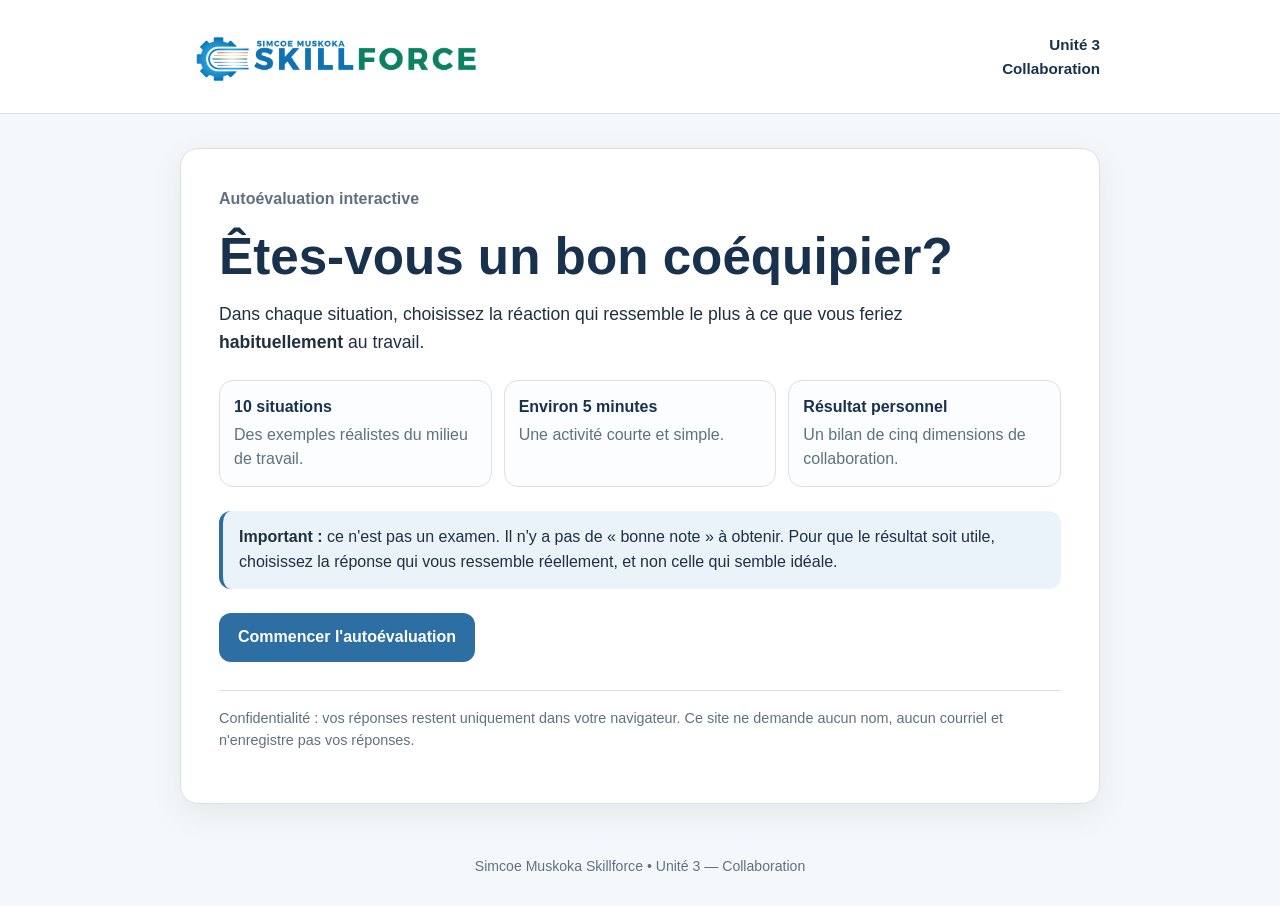
<file: index.html>
<!doctype html>
<html lang="fr-CA">
<head>
  <meta charset="utf-8">
  <meta name="viewport" content="width=device-width, initial-scale=1">
  <meta name="description" content="Autoévaluation interactive sur la collaboration et le travail d'équipe - Unité 3.">
  <title>Êtes-vous un bon coéquipier? | Unité 3 - Collaboration</title>
  <link rel="stylesheet" href="styles.css">
</head>
<body>
  <header>
    <div class="shell brand">
      <img src="Skillforce%20logo%20form.png" alt="Logo Simcoe Muskoka Skillforce">
      <div class="unit-label">Unité 3<br>Collaboration</div>
    </div>
  </header>

  <main class="shell">
    <section id="intro-view" class="card">
      <p class="quiet"><strong>Autoévaluation interactive</strong></p>
      <h1>Êtes-vous un bon coéquipier?</h1>
      <p class="lead">Dans chaque situation, choisissez la réaction qui ressemble le plus à ce que vous feriez <strong>habituellement</strong> au travail.</p>

      <div class="intro-grid" aria-label="Aperçu de l'activité">
        <div class="mini"><strong>10 situations</strong><span class="quiet">Des exemples réalistes du milieu de travail.</span></div>
        <div class="mini"><strong>Environ 5 minutes</strong><span class="quiet">Une activité courte et simple.</span></div>
        <div class="mini"><strong>Résultat personnel</strong><span class="quiet">Un bilan de cinq dimensions de collaboration.</span></div>
      </div>

      <div class="notice">
        <strong>Important :</strong> ce n'est pas un examen. Il n'y a pas de « bonne note » à obtenir. Pour que le résultat soit utile, choisissez la réponse qui vous ressemble réellement, et non celle qui semble idéale.
      </div>

      <button id="start-btn" type="button" class="primary">Commencer l'autoévaluation</button>
      <p class="privacy">Confidentialité : vos réponses restent uniquement dans votre navigateur. Ce site ne demande aucun nom, aucun courriel et n'enregistre pas vos réponses.</p>
    </section>

    <section id="quiz-view" class="card hidden" aria-live="polite">
      <div class="progress-wrap">
        <div class="progress-meta">
          <span id="progress-label">Situation 1 sur 10</span>
          <span id="progress-percent">10 %</span>
        </div>
        <div class="progress-track" aria-hidden="true"><div id="progress-bar" class="progress-bar"></div></div>
      </div>

      <div id="dimension-pill" class="dimension-pill"></div>
      <div id="scenario" class="scenario"></div>
      <p class="quiet">Que feriez-vous le plus probablement?</p>
      <div id="answers" class="answer-list" role="radiogroup" aria-label="Choix de réponse"></div>
      <div id="reflection" class="reflection hidden"></div>

      <div class="actions">
        <button id="back-btn" type="button" class="secondary">Précédent</button>
        <button id="next-btn" type="button" class="primary" disabled>Continuer</button>
      </div>
    </section>

    <section id="results-view" class="card hidden" aria-live="polite">
      <p class="quiet"><strong>Votre bilan de collaboration</strong></p>
      <h2 id="result-title"></h2>
      <div class="score-row"><div id="score" class="big-score">0</div><div class="out-of">sur 20</div></div>
      <div id="result-summary" class="result-summary"></div>

      <h3>Vos cinq dimensions</h3>
      <p class="quiet">Chaque dimension est notée sur 4. Le but est de repérer vos forces et une habitude que vous pourriez développer.</p>
      <div id="dimension-results" class="dimension-results"></div>

      <div class="two-col">
        <div class="result-box">
          <h3>Une force à conserver</h3>
          <p id="strength"></p>
        </div>
        <div class="result-box">
          <h3>Votre prochain petit défi</h3>
          <p id="challenge"></p>
        </div>
      </div>

      <div class="notice" style="margin-top:22px">
        <strong>Question de réflexion :</strong><br>
        Quel comportement pourriez-vous pratiquer dès votre prochaine activité d'équipe pour devenir un meilleur coéquipier?
      </div>

      <div class="actions result-actions">
        <button id="restart-btn" type="button" class="secondary">Recommencer</button>
        <button id="print-btn" type="button" class="primary">Imprimer ou enregistrer mon bilan</button>
      </div>
      <p class="privacy">Ce résultat est une autoévaluation à des fins d'apprentissage. Il ne constitue pas une évaluation professionnelle ou psychométrique.</p>
    </section>
  </main>

  <footer>Simcoe Muskoka Skillforce • Unité 3 — Collaboration</footer>

  <script src="quiz.js"></script>
</body>
</html>
</file>
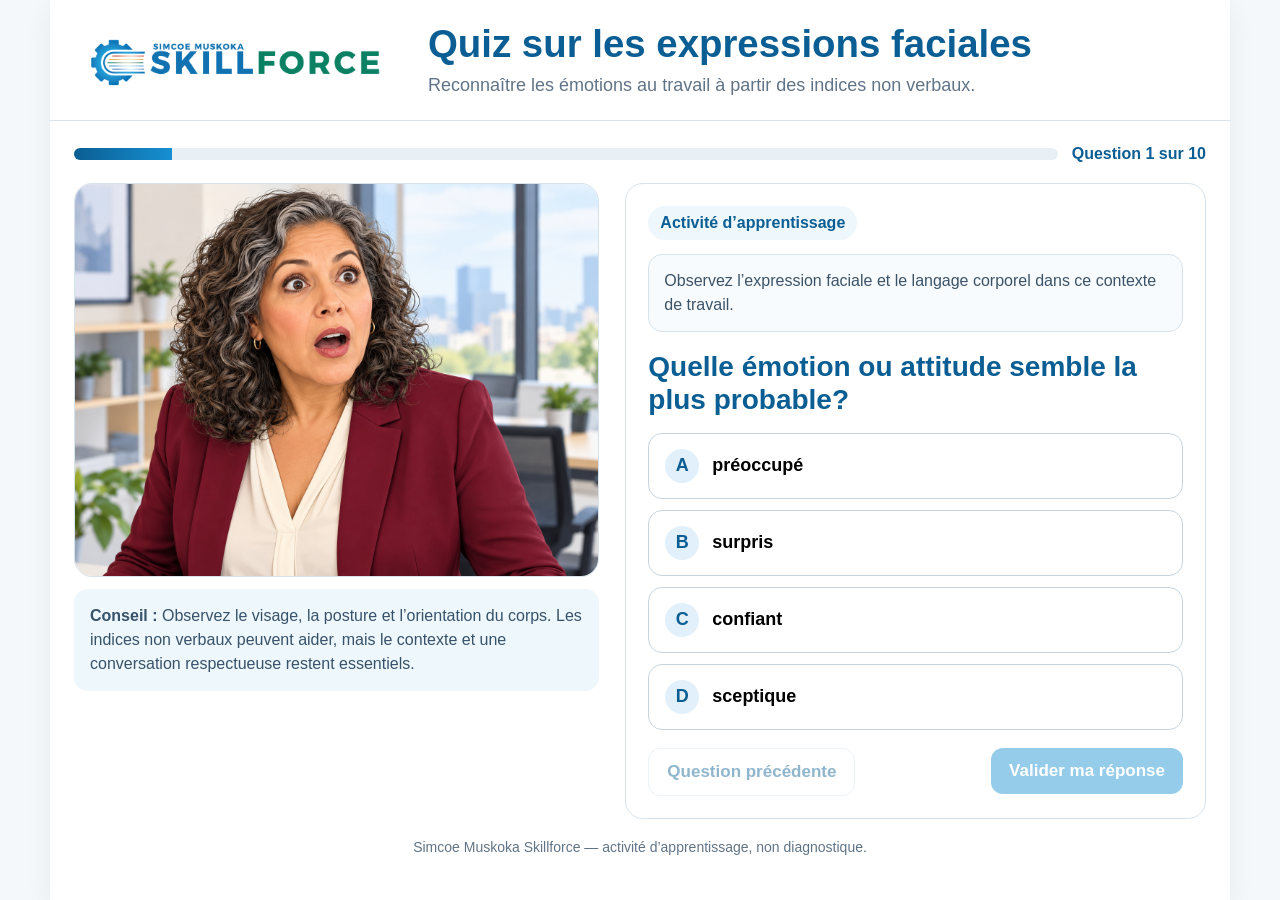
<file: unit2-emotions/index.html>
<!doctype html>
<html lang="fr-CA">
<head>
<meta charset="utf-8">
<meta name="viewport" content="width=device-width,initial-scale=1">
<title>Simcoe Muskoka Skillforce — Quiz sur les expressions faciales</title>
<style>
:root{--b:#168fd1;--bd:#0b5e93;--ink:#1d2e3a;--muted:#607487;--line:#d7e3eb;--soft:#eef7fc;--ok:#edf8ef;--bad:#fff2f1}
*{box-sizing:border-box}body{margin:0;background:#f4f8fb;color:var(--ink);font-family:Arial,Helvetica,sans-serif}
.shell{max-width:1180px;margin:auto;background:#fff;min-height:100vh;box-shadow:0 8px 26px rgba(0,0,0,.06)}
header{display:flex;gap:24px;align-items:center;padding:20px 24px;border-bottom:1px solid var(--line)}
.logo{width:330px;max-width:38vw;height:auto;object-fit:contain}
h1{margin:0;color:var(--bd);font-size:clamp(28px,3vw,42px)}
header p{margin:6px 0 0;color:var(--muted);font-size:18px;line-height:1.45}
main{padding:24px}.pr{display:flex;gap:14px;align-items:center;margin-bottom:20px}
.bar{height:12px;background:#e8f0f5;border-radius:99px;overflow:hidden;flex:1}
.fill{height:100%;background:linear-gradient(90deg,var(--bd),var(--b));width:10%;transition:.2s}
.count{font-weight:700;color:var(--bd);white-space:nowrap}
.grid{display:grid;grid-template-columns:minmax(320px,.95fr) minmax(380px,1.05fr);gap:26px;align-items:start}
.pic{border:1px solid var(--line);border-radius:18px;overflow:hidden;background:#eef2f5}
.pic img{display:block;width:100%;aspect-ratio:4/3;object-fit:cover}
.tip{margin-top:12px;background:var(--soft);border-radius:14px;padding:15px 16px;line-height:1.5;color:#375269}
.card{border:1px solid var(--line);border-radius:18px;padding:22px}
.tag{display:inline-block;background:var(--soft);color:var(--bd);font-weight:700;padding:8px 12px;border-radius:999px;margin-bottom:14px}
.scenario{background:#f7fbfe;border:1px solid var(--line);border-radius:14px;padding:14px 15px;color:#3c5367;line-height:1.5}
.question{font-size:28px;line-height:1.2;color:var(--bd);margin:18px 0 16px}
.options{display:grid;gap:11px}.option{width:100%;text-align:left;border:1px solid #c8d5df;background:#fff;border-radius:14px;padding:15px 16px;display:flex;gap:13px;align-items:center;font-size:18px;cursor:pointer}
.option:hover{border-color:var(--b)}.option.selected{border:2px solid var(--b);background:#f4fbff}.option:disabled{cursor:default;opacity:.94}
.bullet{width:34px;height:34px;border-radius:50%;display:grid;place-items:center;background:#e1f0fb;color:var(--bd);font-weight:700;flex:0 0 34px}
.feedback{display:none;margin-top:18px;padding:16px;border-radius:14px;line-height:1.55}.feedback.good{display:block;background:var(--ok);border:1px solid #b7dec0}.feedback.bad{display:block;background:var(--bad);border:1px solid #edc3bf}
.actions{display:flex;justify-content:space-between;gap:12px;margin-top:18px;flex-wrap:wrap}
button{border:none;border-radius:12px;padding:13px 18px;font-size:17px;font-weight:700;cursor:pointer}
button.primary{background:var(--b);color:#fff}button.secondary{background:#fff;color:var(--bd);border:1px solid var(--line)}button:disabled{opacity:.45;cursor:not-allowed}
.results{display:none;border:1px solid var(--line);border-radius:18px;padding:34px}.results h2{margin-top:0;color:var(--bd);font-size:34px}.score{font-size:56px;font-weight:800;color:var(--b)}
.footer{margin-top:20px;text-align:center;color:var(--muted);font-size:14px}
@media(max-width:900px){header{flex-direction:column;align-items:flex-start}.logo{width:270px;max-width:80vw}.grid{grid-template-columns:1fr}.question{font-size:24px}}
</style>
</head>
<body>
<div class="shell">
<header>
<img class="logo" src="../Skillforce%20logo%20form.png" alt="Simcoe Muskoka Skillforce">
<div><h1>Quiz sur les expressions faciales</h1><p>Reconnaître les émotions au travail à partir des indices non verbaux.</p></div>
</header>
<main>
<div class="pr"><div class="bar"><div class="fill" id="fill"></div></div><div class="count" id="count">Question 1 sur 10</div></div>
<section id="quiz" class="grid">
<div><div class="pic"><img id="photo" alt="Expression faciale dans un contexte de travail"></div><div class="tip"><strong>Conseil :</strong> Observez le visage, la posture et l’orientation du corps. Les indices non verbaux peuvent aider, mais le contexte et une conversation respectueuse restent essentiels.</div></div>
<div class="card">
<div class="tag">Activité d’apprentissage</div>
<div class="scenario">Observez l’expression faciale et le langage corporel dans ce contexte de travail.</div>
<h2 class="question">Quelle émotion ou attitude semble la plus probable?</h2>
<div class="options" id="options"></div>
<div class="feedback" id="feedback" aria-live="polite"></div>
<div class="actions"><button class="secondary" id="prev" type="button">Question précédente</button><div><button class="primary" id="check" type="button" disabled>Valider ma réponse</button> <button class="primary" id="next" type="button" style="display:none">Question suivante</button></div></div>
</div>
</section>
<section id="results" class="results">
<h2>Activité terminée</h2><div id="score" class="score"></div><p id="resultText" style="font-size:18px;line-height:1.6"></p>
<div class="tip"><strong>À retenir :</strong> Le but n’est pas de « lire dans les pensées ». Une bonne communication consiste à remarquer les indices, à considérer le contexte et à vérifier notre interprétation plutôt qu’à faire des suppositions.</div>
<p><button class="primary" id="restart" type="button">Recommencer</button></p>
</section>
<div class="footer">Simcoe Muskoka Skillforce — activité d’apprentissage, non diagnostique.</div>
</main>
</div>
<script>
const qs=[
{img:'q1.png',a:['préoccupé','surpris','confiant','sceptique'],c:1,f:'Les yeux grands ouverts, les sourcils relevés et la bouche ouverte sont des indices clairs de surprise.'},
{img:'q2.png',a:['soulagé','sceptique','intéressé','frustré'],c:1,f:'Le sourcil relevé, le regard de côté et la bouche serrée peuvent suggérer du scepticisme ou du doute.'},
{img:'q3.png',a:['frustré','soulagé','surpris','confiant'],c:0,f:'Le front fortement plissé, la tension du visage et la main à la tête sont compatibles avec la frustration.'},
{img:'q4.png',a:['intéressé','mal à l’aise','découragé','sceptique'],c:2,f:'La posture affaissée, le regard vers le bas et la tête appuyée sur la main peuvent indiquer du découragement.'},
{img:'q5.png',a:['confiant','incertain','préoccupé','mal à l’aise'],c:0,f:'La posture droite, le léger sourire et le regard assuré sont compatibles avec une attitude confiante.'},
{img:'q6.png',a:['sceptique','soulagé','incertain','frustré'],c:2,f:'Le geste derrière la tête, les sourcils froncés et l’expression hésitante peuvent suggérer de l’incertitude.'},
{img:'q7.png',a:['mal à l’aise','intéressé','confiant','surpris'],c:0,f:'Le sourire crispé, les épaules resserrées et le regard détourné peuvent indiquer qu’une personne se sent mal à l’aise.'},
{img:'q8.png',a:['préoccupé','sceptique','soulagé','surpris'],c:0,f:'Le regard concentré, le front plissé et la main près du visage sont compatibles avec une préoccupation.'},
{img:'q9.png',a:['frustré','intéressé','découragé','incertain'],c:1,f:'Le contact visuel, l’inclinaison du corps vers l’autre personne et l’expression attentive indiquent un intérêt réel.'},
{img:'q10.png',a:['soulagé','mal à l’aise','sceptique','préoccupé'],c:0,f:'Les yeux fermés, l’expression détendue et la main sur la poitrine suggèrent du soulagement.'}
];
let i=0,score=0,choice=null,ans=Array(qs.length).fill(false),choices=Array(qs.length).fill(null);
const $=x=>document.getElementById(x);
function render(){const q=qs[i];choice=choices[i];$('photo').src=q.img;$('fill').style.width=((i+1)/qs.length*100)+'%';$('count').textContent='Question '+(i+1)+' sur '+qs.length;$('options').innerHTML='';$('feedback').className='feedback';$('feedback').innerHTML='';q.a.forEach((t,n)=>{const b=document.createElement('button');b.type='button';b.className='option'+(choice===n?' selected':'');b.disabled=ans[i];b.innerHTML='<span class="bullet">'+String.fromCharCode(65+n)+'</span><span>'+t+'</span>';b.onclick=()=>{if(ans[i])return;choice=n;choices[i]=n;render()};$('options').appendChild(b)});$('prev').disabled=i===0;$('check').disabled=choice===null||ans[i];$('check').style.display=ans[i]?'none':'';$('next').style.display=ans[i]?'':'none';$('next').textContent=i===qs.length-1?'Voir mon résultat':'Question suivante';if(ans[i]){const ok=choices[i]===q.c;$('feedback').className='feedback '+(ok?'good':'bad');$('feedback').innerHTML='<strong>'+(ok?'Bonne réponse.':'Pas tout à fait.')+'</strong><br>'+q.f}}
$('check').onclick=()=>{if(choice===null||ans[i])return;ans[i]=true;if(choice===qs[i].c)score++;render()};
$('next').onclick=()=>{if(i<qs.length-1){i++;render()}else finish()};
$('prev').onclick=()=>{if(i>0){i--;render()}};
function finish(){$('quiz').style.display='none';$('results').style.display='block';$('fill').style.width='100%';$('count').textContent='Terminé';$('score').textContent=score+' / '+qs.length;$('resultText').textContent=score>=9?'Excellent travail. Vous avez très bien reconnu les expressions présentées.':score>=7?'Très bon résultat. Vous reconnaissez plusieurs indices non verbaux avec justesse.':score>=5?'Bon début. Certaines expressions sont plus subtiles à interpréter.':'Cette activité montre à quel point les expressions peuvent être faciles à interpréter trop rapidement.'}
$('restart').onclick=()=>{i=0;score=0;choice=null;ans=Array(qs.length).fill(false);choices=Array(qs.length).fill(null);$('results').style.display='none';$('quiz').style.display='grid';render()};
render();
</script>
</body></html>
</file>
<file: styles.css>
:root {
      --navy: #18324d;
      --blue: #2d6ea3;
      --blue-soft: #eaf3fa;
      --teal: #3f7d73;
      --ink: #203040;
      --muted: #617080;
      --line: #d8e1e8;
      --panel: #ffffff;
      --bg: #f5f8fa;
      --good: #2f6e5d;
      --focus: #8c6226;
      --radius: 18px;
      --shadow: 0 10px 32px rgba(27, 51, 73, 0.08);
    }
    * { box-sizing: border-box; }
    html { scroll-behavior: smooth; }
    body {
      margin: 0;
      background: var(--bg);
      color: var(--ink);
      font-family: Arial, Helvetica, sans-serif;
      line-height: 1.55;
    }
    button, input { font: inherit; }
    button { cursor: pointer; }
    button:focus-visible { outline: 3px solid #8bc3ea; outline-offset: 3px; }
    .shell { width: min(920px, calc(100% - 28px)); margin: 0 auto; }
    header {
      background: #fff;
      border-bottom: 1px solid var(--line);
    }
    .brand {
      display: flex;
      align-items: center;
      justify-content: space-between;
      gap: 20px;
      padding: 18px 0;
    }
    .brand img { width: min(320px, 62vw); height: auto; display: block; }
    .unit-label {
      color: var(--navy);
      font-weight: 700;
      text-align: right;
      font-size: 0.95rem;
    }
    main { padding: 34px 0 52px; }
    .card {
      background: var(--panel);
      border: 1px solid var(--line);
      border-radius: var(--radius);
      box-shadow: var(--shadow);
      padding: clamp(22px, 4vw, 38px);
    }
    h1, h2, h3 { line-height: 1.2; color: var(--navy); }
    h1 { font-size: clamp(2rem, 5vw, 3.2rem); margin: 0 0 14px; }
    h2 { font-size: clamp(1.45rem, 3vw, 2rem); margin: 0; }
    h3 { font-size: 1.1rem; margin: 0 0 8px; }
    p { margin: 0 0 14px; }
    .lead { font-size: 1.1rem; max-width: 760px; }
    .quiet { color: var(--muted); }
    .intro-grid {
      display: grid;
      grid-template-columns: repeat(3, 1fr);
      gap: 12px;
      margin: 24px 0;
    }
    .mini {
      border: 1px solid var(--line);
      border-radius: 14px;
      padding: 14px;
      background: #fbfdff;
    }
    .mini strong { color: var(--navy); display: block; margin-bottom: 3px; }
    .notice {
      background: var(--blue-soft);
      border-left: 4px solid var(--blue);
      border-radius: 12px;
      padding: 14px 16px;
      margin: 18px 0 24px;
    }
    .primary, .secondary {
      min-height: 46px;
      border-radius: 12px;
      padding: 11px 18px;
      font-weight: 700;
      border: 1px solid transparent;
    }
    .primary { background: var(--blue); color: white; }
    .primary:hover { background: #245d8a; }
    .secondary { background: white; color: var(--navy); border-color: var(--line); }
    .secondary:hover { background: #f3f7fa; }
    .actions { display: flex; gap: 10px; flex-wrap: wrap; justify-content: space-between; margin-top: 22px; }
    .hidden { display: none !important; }
    .progress-wrap { margin-bottom: 18px; }
    .progress-meta { display: flex; justify-content: space-between; gap: 12px; margin-bottom: 8px; font-size: 0.95rem; color: var(--muted); }
    .progress-track { width: 100%; height: 10px; background: #e7edf2; border-radius: 999px; overflow: hidden; }
    .progress-bar { height: 100%; width: 10%; background: var(--blue); border-radius: inherit; transition: width 240ms ease; }
    .dimension-pill {
      display: inline-flex;
      padding: 5px 10px;
      border-radius: 999px;
      background: var(--blue-soft);
      color: var(--navy);
      font-size: 0.85rem;
      font-weight: 700;
      margin-bottom: 14px;
    }
    .scenario { font-size: clamp(1.25rem, 3.2vw, 1.75rem); font-weight: 700; color: var(--navy); margin-bottom: 18px; }
    .answer-list { display: grid; gap: 11px; }
    .answer {
      width: 100%;
      text-align: left;
      border: 1.5px solid var(--line);
      background: white;
      color: var(--ink);
      border-radius: 14px;
      padding: 15px 16px;
      min-height: 58px;
      transition: border-color 150ms ease, background 150ms ease, transform 150ms ease;
    }
    .answer:hover { border-color: #9dbbd2; transform: translateY(-1px); }
    .answer.selected { border-color: var(--blue); background: var(--blue-soft); box-shadow: inset 0 0 0 1px var(--blue); }
    .reflection {
      margin-top: 16px;
      border: 1px solid #cfe0ec;
      background: #f8fbfd;
      border-radius: 14px;
      padding: 14px 16px;
    }
    .reflection strong { color: var(--navy); }
    .score-row { display: flex; align-items: flex-end; gap: 10px; margin: 12px 0 20px; }
    .big-score { font-size: clamp(3.4rem, 10vw, 5.4rem); line-height: 0.9; font-weight: 800; color: var(--navy); }
    .out-of { color: var(--muted); padding-bottom: 6px; }
    .result-summary { border-radius: 14px; background: var(--blue-soft); padding: 16px; margin-bottom: 22px; }
    .dimension-results { display: grid; gap: 14px; margin-top: 16px; }
    .dimension-row { border-top: 1px solid var(--line); padding-top: 13px; }
    .dimension-head { display: flex; justify-content: space-between; gap: 14px; font-weight: 700; }
    .dimension-track { height: 9px; background: #e6edf1; border-radius: 999px; overflow: hidden; margin-top: 8px; }
    .dimension-fill { height: 100%; background: var(--teal); border-radius: inherit; }
    .two-col { display: grid; grid-template-columns: 1fr 1fr; gap: 14px; margin-top: 20px; }
    .result-box { border: 1px solid var(--line); border-radius: 14px; padding: 16px; background: #fbfdff; }
    .privacy { font-size: 0.9rem; color: var(--muted); border-top: 1px solid var(--line); margin-top: 28px; padding-top: 16px; }
    footer { color: var(--muted); font-size: 0.88rem; text-align: center; padding: 0 16px 28px; }
    @media (max-width: 680px) {
      .brand { align-items: flex-start; flex-direction: column; }
      .unit-label { text-align: left; }
      .intro-grid, .two-col { grid-template-columns: 1fr; }
      .actions { flex-direction: column-reverse; }
      .actions button { width: 100%; }
      .card { padding: 22px 18px; }
    }
    @media print {
      header, #intro-view, #quiz-view, .result-actions, footer { display: none !important; }
      body { background: white; }
      main { padding: 0; }
      .shell { width: 100%; }
      .card { box-shadow: none; border: none; padding: 0; }
      #results-view { display: block !important; }
    }
    @media (prefers-reduced-motion: reduce) {
      * { scroll-behavior: auto !important; transition: none !important; }
    }
</file>
